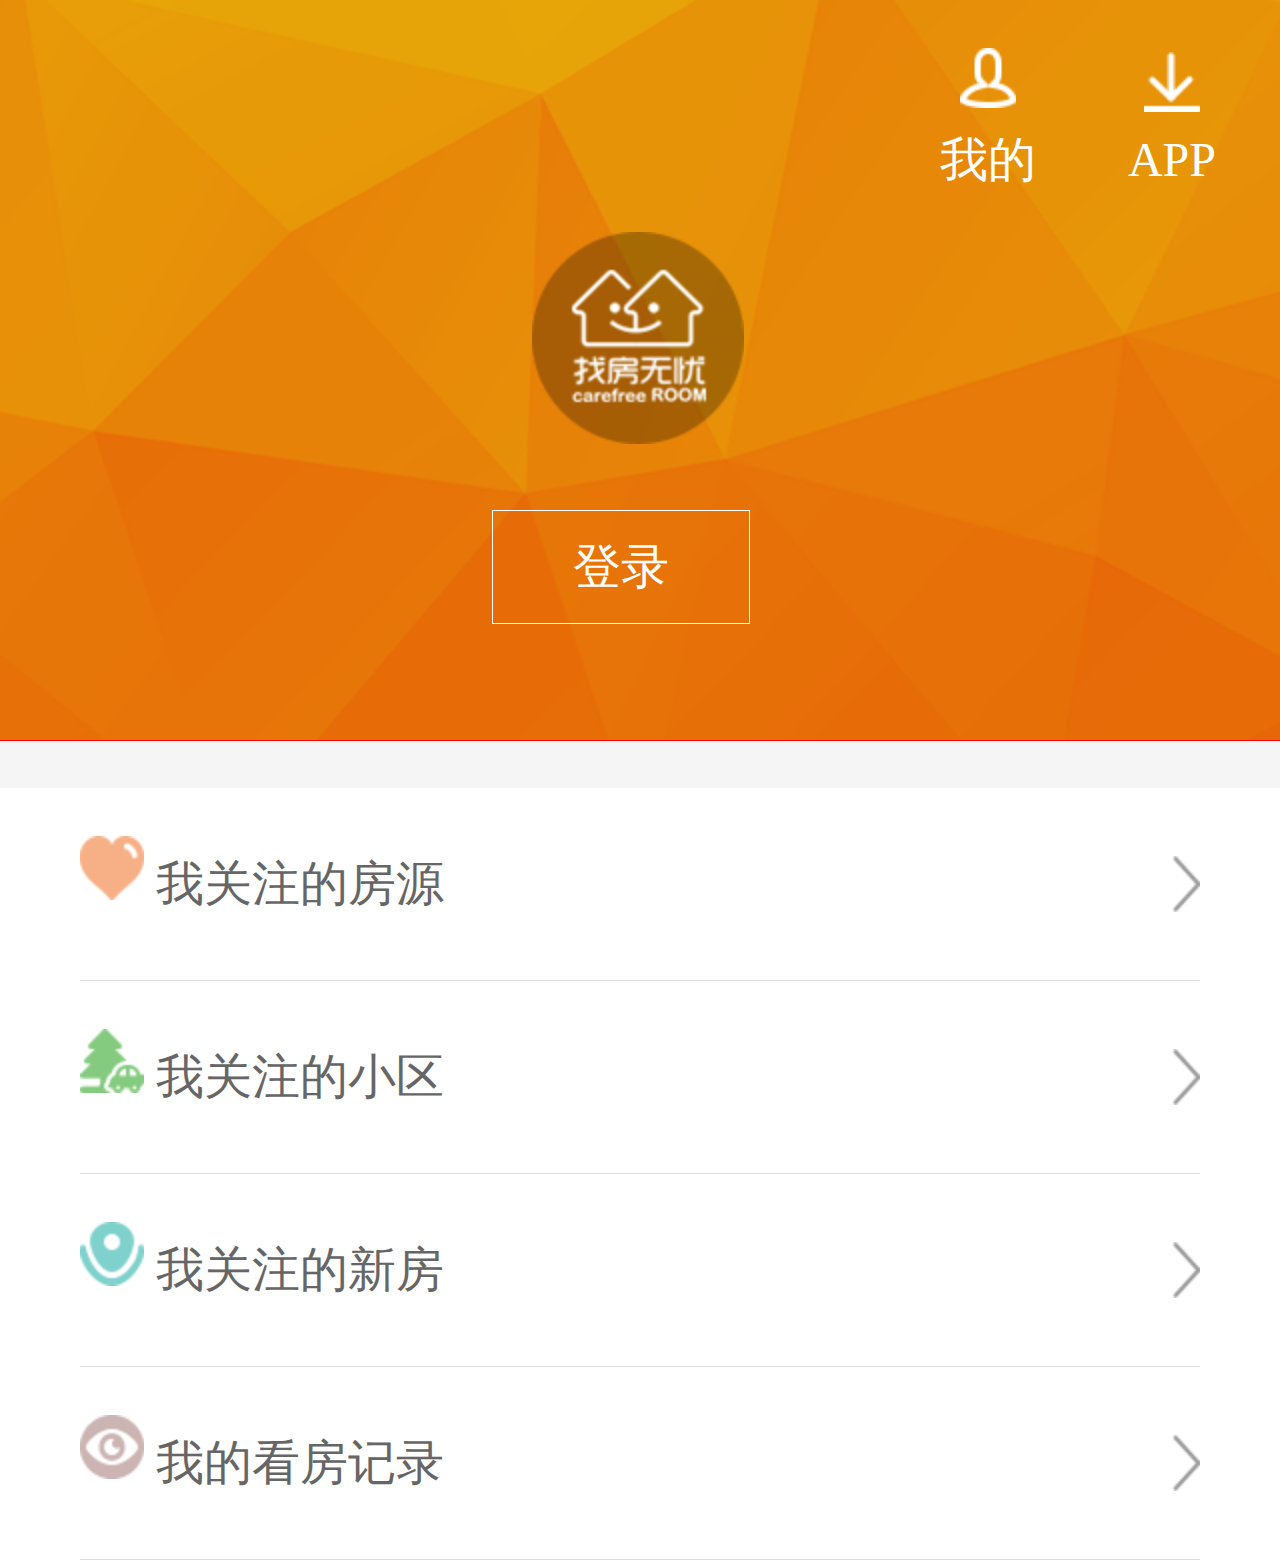
<file: my.html>
<!DOCTYPE html>
<html>
<head lang="en">
    <meta charset="UTF-8">
    <meta name="viewport"
          content="width=device-width, user-scalable=no, initial-scale=1.0, maximum-scale=1.0, minimum-scale=1.0"/>

    <title>找房无忧-我的页面</title>
    <link rel="stylesheet" href="css/reset.css"/>
    <link rel="stylesheet" href="css/my.css"/>

</head>
<body>
<!--头部-->
<section class="head">
    <img class="bg" src="image/my/bg1.png" alt=""/>
    <div class="downList">
        <a href="my.html">我的</a>
        <a href="#">APP</a>
    </div>
    <img class="logo" src="image/my/logo.png" alt=""/>
    <a class="login" href="login.html">登录</a>
</section>

<section class="userList">
    <ul>
        <li>
            <img src="image/my/icon1.png" alt=""/>
            <a href="#">我关注的房源</a>
        </li>
        <li>
            <img src="image/my/icon2.png" alt=""/>
            <a href="#">我关注的小区</a>
        </li>
        <li>
            <img src="image/my/icon3.png" alt=""/>
            <a href="#">我关注的新房</a>
        </li>
        <li>
            <img src="image/my/icon4.png" alt=""/>
            <a href="#">我的看房记录</a>
        </li>
    </ul>
</section>


<script src="js/rem.js"></script>
</body>
</html>
</file>
<file: css/my.css>
body{
    background: #f5f5f5;
}
.head{
    outline: 1px solid red;
    position: relative;
}
.head .bg{
    width: 100%;
    vertical-align: top;
}
.downList{
    position: absolute;
    top: 0.12rem;
    right: 0.16rem;

}
.downList a{
    color: #ffffff;
    margin-left: 0.2rem;
    height: 0.32rem;
    display: inline-block;
    padding-top: 0.2rem;
    box-sizing: border-box;
    text-align: center;
}
.downList a:first-of-type{
    background: url("../image/my/urse.png") center 0 no-repeat;
    background-size: 0.14rem 0.15rem;
}
.downList a:last-of-type{
    background: url("../image/my/down.png") center 0 no-repeat;
    background-size: 0.14rem 0.15rem;
}
.head .logo{
    width: 0.53rem;
    height: 0.53rem;
    position: absolute;
    left: 1.33rem;
    top: 0.58rem;
}
.head .login{
    position: absolute;
    left: 1.23rem;
    bottom: 0.29rem;
    color: #ffffff;
    border: 1px solid #ffffff;
    padding: 0.06rem 0.2rem;
}
.userList{
    margin-top: 0.12rem;
     background: #ffffff;
    padding: 0 0.2rem;
}
.userList li{
    height: 0.48rem;
    line-height: 0.48rem;
    border-bottom: 1px solid #dcdcdc;
    background: url("../image/my/right.png") right center no-repeat;
    background-size:0.07rem 0.14rem ;

}
.userList img{
    width: 0.16rem;
    height: 0.16rem;
}

.rentalAddr{
    height: 0.36rem;
    line-height: 0.36rem;
    background: #ffffff;
    border-bottom: 1px solid #c5c5c5;
    padding-left: 0.15rem;
}




/*我的登录页面*/
.ueserLogin{
    width: 100%;
    height: 1.4rem;
    background: url("../image/my/bg2.png") 0 0 no-repeat;
    background-size: contain;
}
.ueserLogin .ueser{
    width: 0.54rem;
    height: 0.54rem;
    margin-left: 1.33rem;
    margin-top: 0.18rem;
}
.ueserLogin p{
    text-align: center;
    margin-top: 0.28rem;
    color: #ffffff;
}
.myLoginList{
    background: #ffffff;
    border-bottom: 1px solid #dcdcdc;

}
.myLoginList li a{
    display: block;
    height: 0.43rem;
    line-height: 0.43rem;
    border-bottom: 1px solid #dcdcdc;
    background: url("../image/my/right.png") right center no-repeat;
    background-size: 0.07rem 0.14rem;
    margin-right: 0.24rem;
    margin-left: 0.14rem;
}
.myLoginList li:last-of-type a{
    border-bottom: none;
}
.loginBtn{
    display: inline-block;
    width: 2.99rem;
    height: 0.38rem;
    background: #ffffff;
    color: #ff8a00;
    border: 1px solid #dcdcdc;
    text-align: center;
    line-height: 0.38rem;
    margin: 0.3rem 0.1rem;
}


/*------------------------------------------------------------------------*/
/*重用SecondHandList中的列表的代码*/
.secondContent{
    padding: 0 0.2rem;
    font-size: 0.12rem;
}
.secondContent li{
    padding: 0.2rem 0;
    border-bottom: 1px solid #ff8a00;
    display: flex;
    justify-content: space-between;
    align-items: center;
}
.secondContent li:last-of-type{
    border-bottom: none;
}
.secondContent .left img{
    width: 0.81rem;
    height: 0.81rem;
}
.secondContent .right{
    width: 1.87rem;
    overflow: hidden;
    white-space: nowrap;
    text-overflow: clip;
}
.secondContent .right h2{
    font-size: 0.14rem;
}
.secondContent .right p{
    color: #000;
    line-height: 0.21rem;
}
.secondContent .right p:first-of-type{
    margin-top: 0.05rem;
}
.secondContent .right strong{
    color: #ff8a00;
    margin-left: 0.18rem;
}

/*------------------------------------------------------------------------*/
</file>
